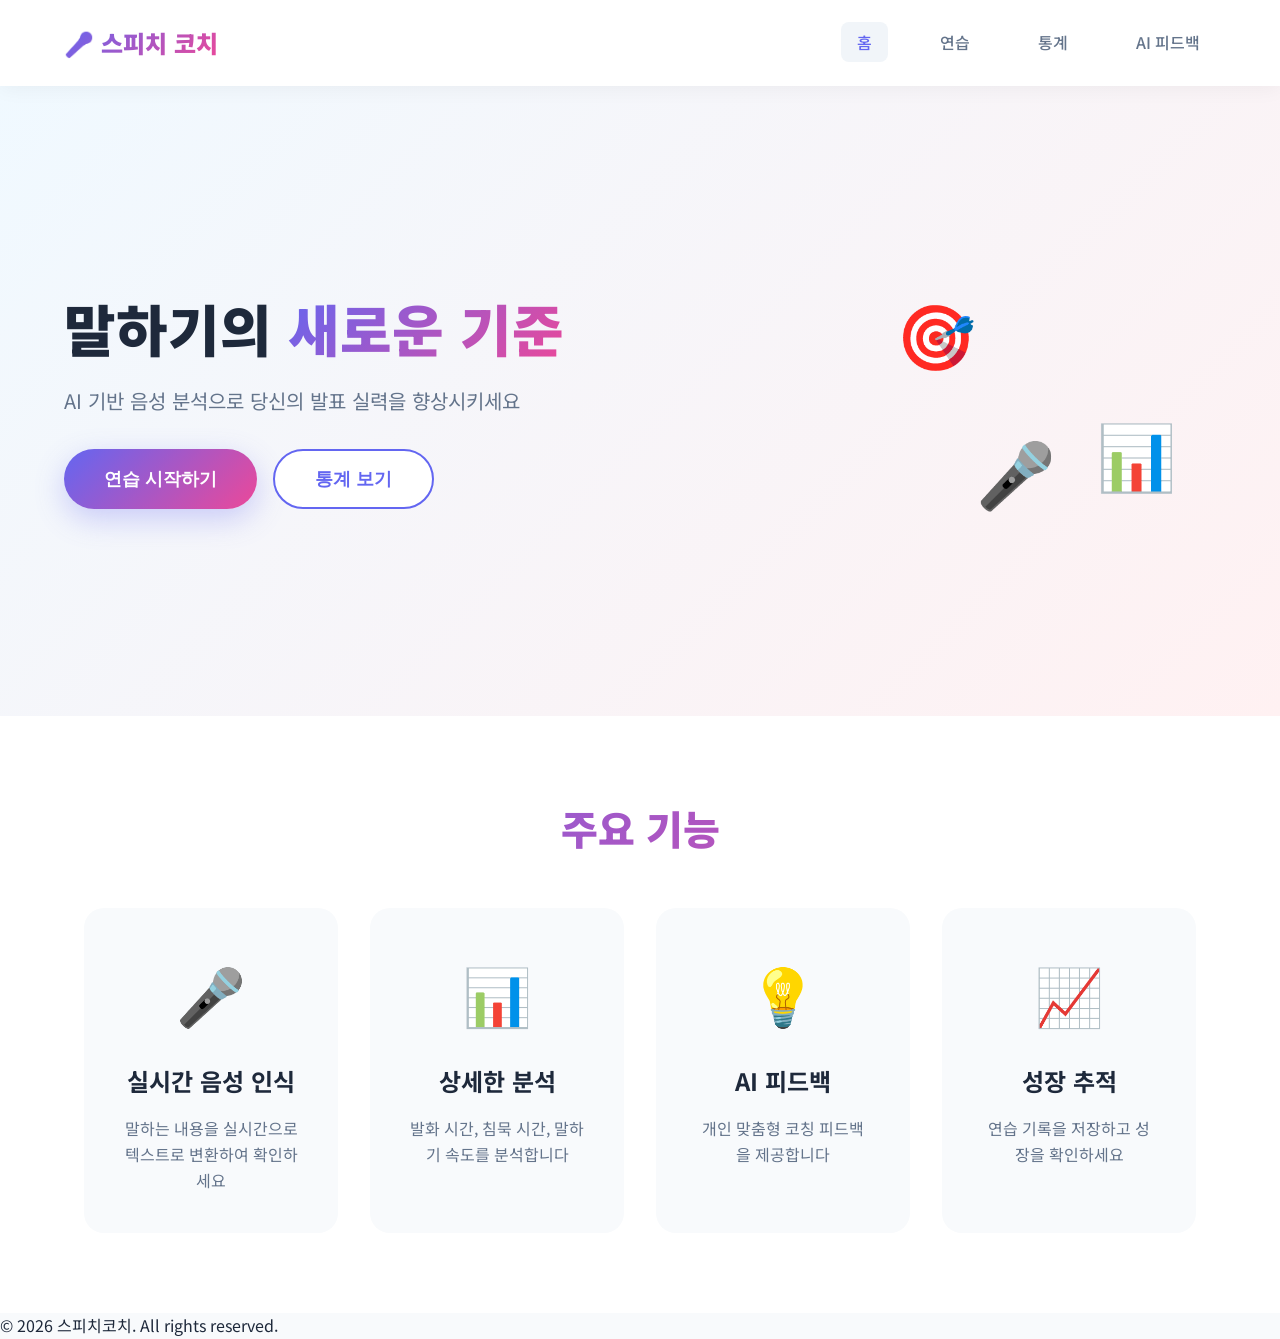
<file: index.html>
<!DOCTYPE html>
<html lang="ko">
<head>
    <meta charset="UTF-8">
    <meta name="viewport" content="width=device-width, initial-scale=1.0">
    <title>스피치코치 | 홈</title>
    <link rel="stylesheet" href="css/style.css">
    <link href="https://fonts.googleapis.com/css2?family=Noto+Sans+KR:wght@400;500;700;900&display=swap" rel="stylesheet">
</head>
<body>
    <nav class="navbar">
        <div class="nav-brand">🎤 스피치 코치</div>
        <div class="nav-links">
            <a href="index.html" class="active">홈</a>
            <a href="practice.html">연습</a>
            <a href="stats.html">통계</a>
            <a href="feedback.html">AI 피드백</a>
        </div>
    </nav>

    <section class="hero">
        <div class="hero-content">
            <h1>말하기의 <span class="highlight">새로운 기준</span></h1>
            <p>AI 기반 음성 분석으로 당신의 발표 실력을 향상시키세요</p>
            <div class="hero-buttons">
                <button class="btn-primary" onclick="location.href='practice.html'">연습 시작하기</button>
                <button class="btn-secondary" onclick="location.href='stats.html'">통계 보기</button>
            </div>
        </div>
        <div class="hero-visual">
            <div class="floating-icon">🎯</div>
            <div class="floating-icon">📊</div>
            <div class="floating-icon">🎤</div>
        </div>
    </section>

    <section class="features">
        <div class="container">
            <h2 class="section-title">주요 기능</h2>
            <div class="features-grid">
                <div class="feature-card">
                    <div class="feature-icon">🎤</div>
                    <h3>실시간 음성 인식</h3>
                    <p>말하는 내용을 실시간으로 텍스트로 변환하여 확인하세요</p>
                </div>
                <div class="feature-card">
                    <div class="feature-icon">📊</div>
                    <h3>상세한 분석</h3>
                    <p>발화 시간, 침묵 시간, 말하기 속도를 분석합니다</p>
                </div>
                <div class="feature-card">
                    <div class="feature-icon">💡</div>
                    <h3>AI 피드백</h3>
                    <p>개인 맞춤형 코칭 피드백을 제공합니다</p>
                </div>
                <div class="feature-card">
                    <div class="feature-icon">📈</div>
                    <h3>성장 추적</h3>
                    <p>연습 기록을 저장하고 성장을 확인하세요</p>
                </div>
            </div>
        </div>
    </section>

    <footer class="footer">
        <p>&copy; 2026 스피치코치. All rights reserved.</p>
    </footer>

    <script src="js/main.js"></script>
</body>
</html>
</file>
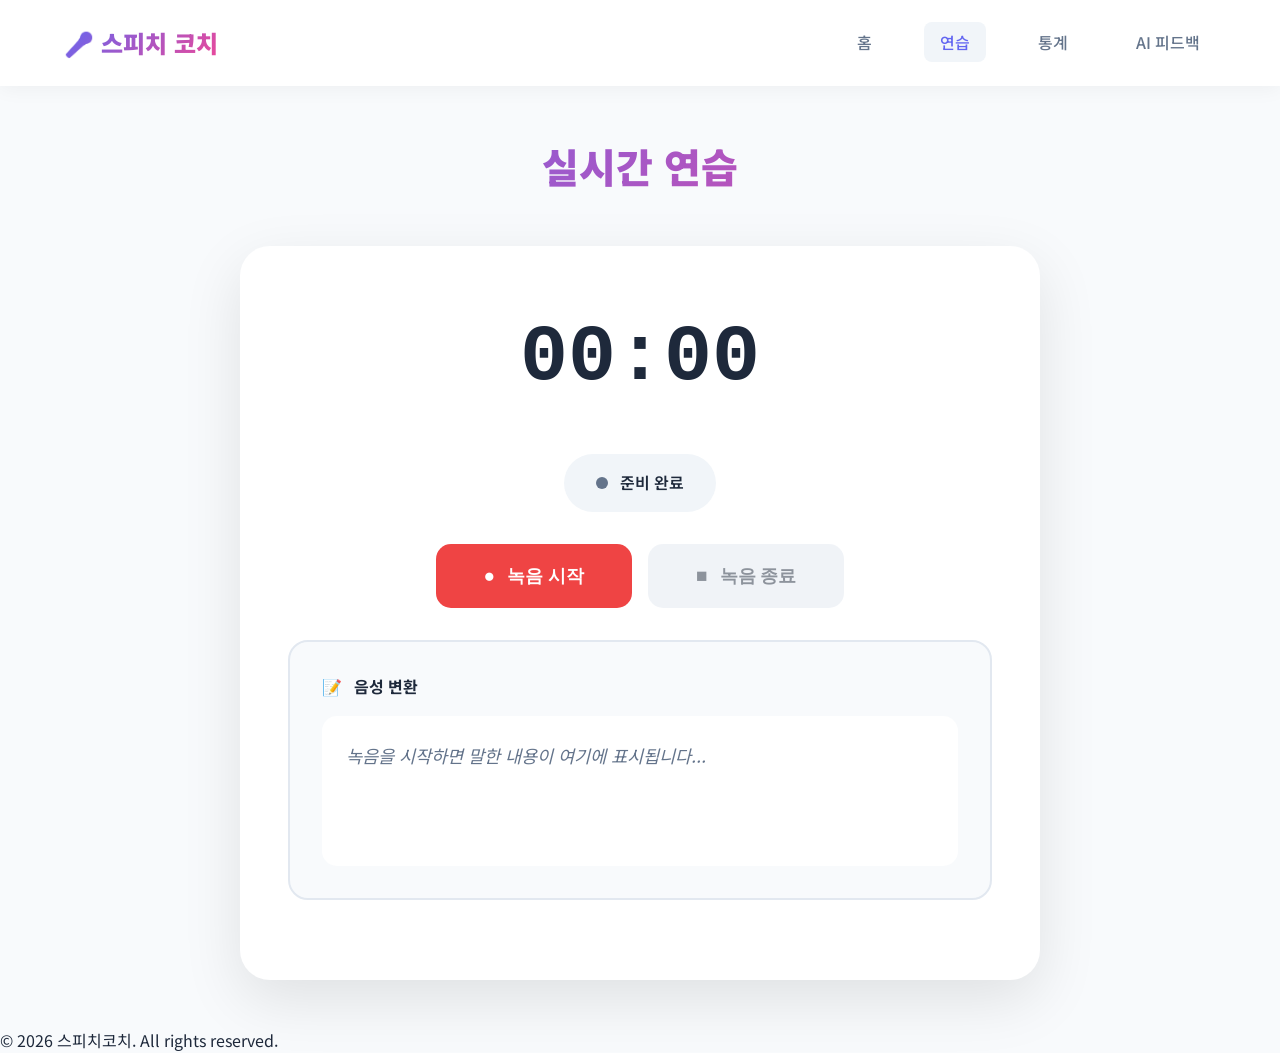
<file: feedback.html>
<!DOCTYPE html>
<html lang="ko">
<head>
    <meta charset="UTF-8">
    <meta name="viewport" content="width=device-width, initial-scale=1.0">
    <title>스피치코치 | AI 피드백</title>
    <link rel="stylesheet" href="css/style.css">
    <link href="https://fonts.googleapis.com/css2?family=Noto+Sans+KR:wght@400;500;700;900&display=swap" rel="stylesheet">
    <style>
        .feedback-page {
            padding: 3rem 5%;
            min-height: 70vh;
            background: linear-gradient(135deg, #f0f9ff 0%, #fff1f2 100%);
        }
        .feedback-container {
            max-width: 1000px;
            margin: 0 auto;
        }
        .feedback-header {
            text-align: center;
            margin-bottom: 3rem;
        }
        .feedback-title {
            font-size: 2.5rem;
            font-weight: 900;
            background: linear-gradient(135deg, #6366f1 0%, #ec4899 100%);
            -webkit-background-clip: text;
            -webkit-text-fill-color: transparent;
            margin-bottom: 1rem;
        }
        .overall-score {
            background: white;
            border-radius: 20px;
            padding: 3rem;
            text-align: center;
            margin-bottom: 2rem;
            box-shadow: 0 10px 30px rgba(0, 0, 0, 0.08);
        }
        .score-circle {
            width: 150px;
            height: 150px;
            border-radius: 50%;
            background: linear-gradient(135deg, #6366f1 0%, #ec4899 100%);
            display: flex;
            align-items: center;
            justify-content: center;
            margin: 0 auto 1.5rem;
            box-shadow: 0 10px 30px rgba(99, 102, 241, 0.3);
        }
        .score-number {
            font-size: 3rem;
            font-weight: 900;
            color: white;
        }
        .score-label {
            font-size: 1.2rem;
            color: #64748b;
            margin-bottom: 1rem;
        }
        .score-message {
            font-size: 1.3rem;
            font-weight: 700;
            color: #1e293b;
        }
        .feedback-grid {
            display: grid;
            grid-template-columns: repeat(auto-fit, minmax(300px, 1fr));
            gap: 2rem;
            margin-bottom: 2rem;
        }
        .feedback-card {
            background: white;
            border-radius: 20px;
            padding: 2rem;
            box-shadow: 0 10px 30px rgba(0, 0, 0, 0.08);
        }
        .feedback-card-header {
            display: flex;
            align-items: center;
            gap: 1rem;
            margin-bottom: 1.5rem;
            padding-bottom: 1rem;
            border-bottom: 2px solid #f1f5f9;
        }
        .feedback-card-icon {
            font-size: 2.5rem;
        }
        .feedback-card-title {
            font-size: 1.5rem;
            font-weight: 700;
            color: #1e293b;
        }
        .feedback-item {
            margin-bottom: 1.5rem;
            padding: 1.25rem;
            background: #f8fafc;
            border-radius: 12px;
            border-left: 4px solid #6366f1;
        }
        .feedback-item.warning {
            border-left-color: #f59e0b;
            background: #fffbeb;
        }
        .feedback-item.success {
            border-left-color: #10b981;
            background: #f0fdf4;
        }
        .feedback-item-title {
            font-weight: 700;
            margin-bottom: 0.5rem;
            color: #1e293b;
        }
        .feedback-item-desc {
            color: #64748b;
            line-height: 1.6;
            margin-bottom: 0.75rem;
        }
        .feedback-item-tip {
            background: white;
            padding: 0.75rem;
            border-radius: 8px;
            font-size: 0.95rem;
            color: #475569;
            font-style: italic;
        }
        .progress-bar {
            background: #e2e8f0;
            height: 10px;
            border-radius: 5px;
            overflow: hidden;
            margin: 1rem 0;
        }
        .progress-fill {
            height: 100%;
            background: linear-gradient(135deg, #6366f1 0%, #ec4899 100%);
            transition: width 0.5s ease;
        }
        .action-items {
            background: white;
            border-radius: 20px;
            padding: 2rem;
            box-shadow: 0 10px 30px rgba(0, 0, 0, 0.08);
            margin-bottom: 2rem;
        }
        .action-title {
            font-size: 1.5rem;
            font-weight: 700;
            margin-bottom: 1.5rem;
            color: #1e293b;
        }
        .action-list {
            list-style: none;
            padding: 0;
        }
        .action-item {
            display: flex;
            align-items: flex-start;
            gap: 1rem;
            padding: 1rem;
            margin-bottom: 1rem;
            background: #f8fafc;
            border-radius: 12px;
            transition: transform 0.3s;
        }
        .action-item:hover {
            transform: translateX(5px);
            background: #f1f5f9;
        }
        .action-icon {
            font-size: 1.5rem;
            flex-shrink: 0;
        }
        .action-text {
            color: #475569;
            line-height: 1.6;
        }
        .btn-back {
            background: linear-gradient(135deg, #6366f1 0%, #ec4899 100%);
            color: white;
            border: none;
            padding: 1rem 3rem;
            font-size: 1.1rem;
            font-weight: 700;
            border-radius: 50px;
            cursor: pointer;
            transition: all 0.3s;
            display: block;
            margin: 2rem auto 0;
        }
        .btn-back:hover {
            transform: translateY(-3px);
            box-shadow: 0 10px 25px rgba(99, 102, 241, 0.4);
        }
        @media (max-width: 768px) {
            .feedback-grid {
                grid-template-columns: 1fr;
            }
        }
    </style>
</head>
<body>
    <nav class="navbar">
        <div class="nav-brand">🎤 스피치 코치</div>
        <div class="nav-links">
            <a href="index.html">홈</a>
            <a href="practice.html">연습</a>
            <a href="stats.html">통계</a>
            <a href="feedback.html" class="active">AI 피드백</a>
        </div>
    </nav>

    <section class="feedback-page">
        <div class="feedback-container">
            <div class="feedback-header">
                <h1 class="feedback-title">🤖 AI 피드백</h1>
                <p class="page-subtitle">당신의 발표를 분석했어요</p>
            </div>

            <div class="overall-score">
                <div class="score-circle">
                    <div class="score-number" id="overallScore">0</div>
                </div>
                <div class="score-label">종합 점수</div>
                <div class="score-message" id="scoreMessage">분석 중...</div>
            </div>

            <div class="feedback-grid">
                <div class="feedback-card">
                    <div class="feedback-card-header">
                        <div class="feedback-card-icon">🗣️</div>
                        <div class="feedback-card-title">발음 & 명확성</div>
                    </div>
                    <div id="pronunciationFeedback"></div>
                </div>

                <div class="feedback-card">
                    <div class="feedback-card-header">
                        <div class="feedback-card-icon">⏱</div>
                        <div class="feedback-card-title">말하기 속도</div>
                    </div>
                    <div id="speedFeedback"></div>
                </div>

                <div class="feedback-card">
                    <div class="feedback-card-header">
                        <div class="feedback-card-icon">🤫</div>
                        <div class="feedback-card-title">침묵 & 공백</div>
                    </div>
                    <div id="silenceFeedback"></div>
                </div>

                <div class="feedback-card">
                    <div class="feedback-card-header">
                        <div class="feedback-card-icon">💬</div>
                        <div class="feedback-card-title">언어 습관</div>
                    </div>
                    <div id="habitFeedback"></div>
                </div>
            </div>

            <div class="action-items">
                <h3 class="action-title">🎯 이번 주 연습 목표</h3>
                <ul class="action-list" id="actionList"></ul>
            </div>

            <button class="btn-back" onclick="location.href='practice.html'">다시 연습하기</button>
        </div>
    </section>

    <footer class="footer">
        <p>&copy; 2026 스피치코치. All rights reserved.</p>
    </footer>

    <script src="js/feedback.js"></script>
</body>
</html>
</file>
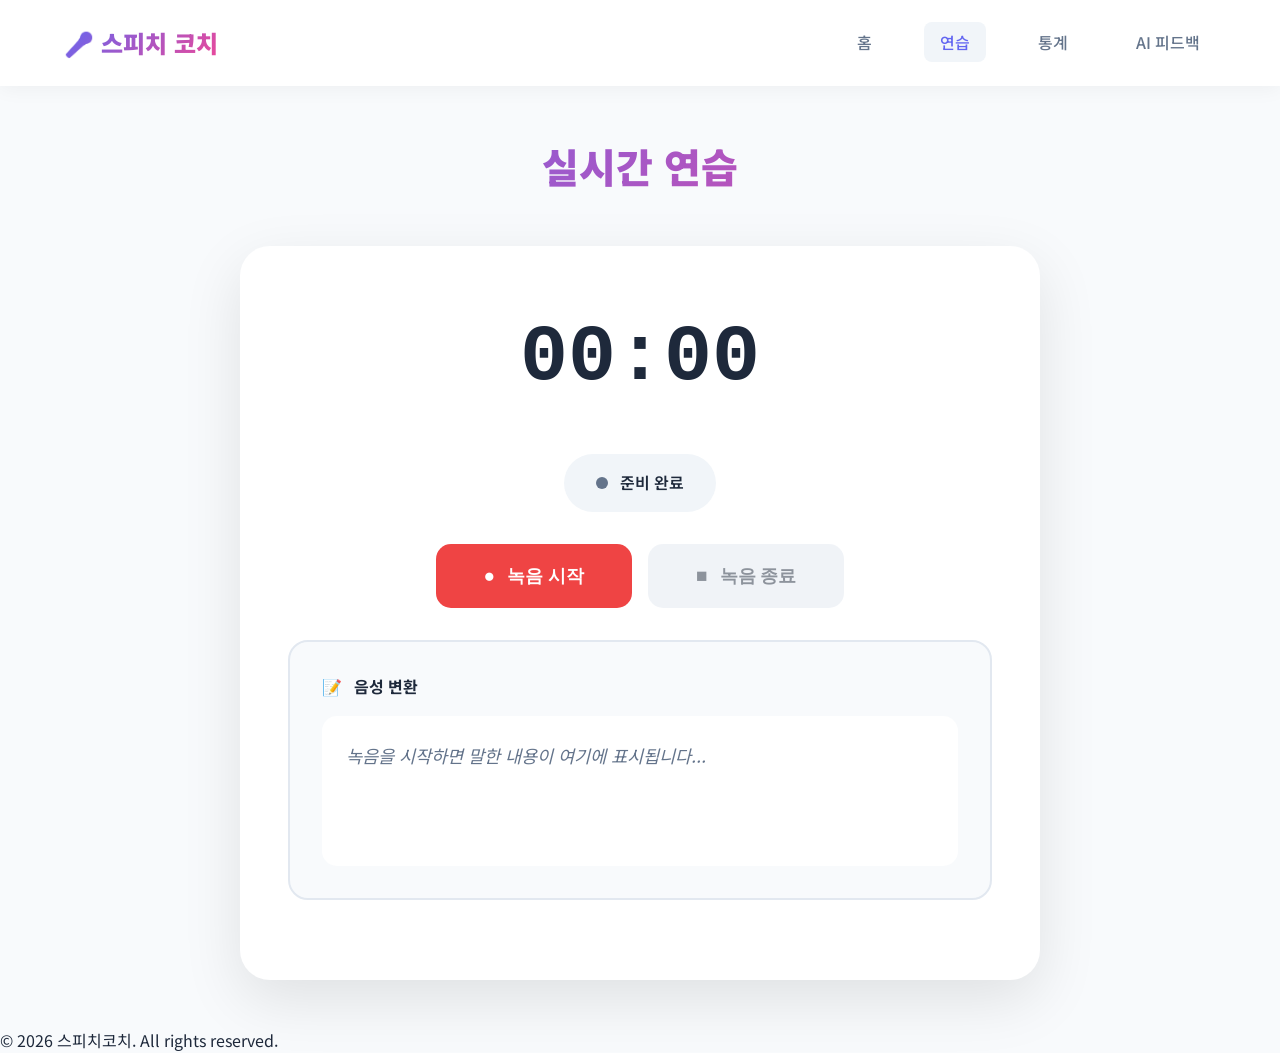
<file: practice.html>
<!DOCTYPE html>
<html lang="ko">
<head>
    <meta charset="UTF-8">
    <meta name="viewport" content="width=device-width, initial-scale=1.0">
    <title>스피치코치 | 연습</title>
    <link rel="stylesheet" href="css/style.css">
    <link href="https://fonts.googleapis.com/css2?family=Noto+Sans+KR:wght@400;500;700;900&display=swap" rel="stylesheet">
</head>
<body>
    <nav class="navbar">
        <div class="nav-brand">🎤 스피치 코치</div>
        <div class="nav-links">
            <a href="index.html">홈</a>
            <a href="practice.html" class="active">연습</a>
            <a href="stats.html">통계</a>
            <a href="feedback.html">AI 피드백</a>
        </div>
    </nav>

    <section class="practice-page">
        <div class="container">
            <h1 class="page-title">실시간 연습</h1>
            
            <div class="recording-card">
                <div class="timer-display" id="timer">00:00</div>
                
                <div class="status-indicator" id="status">
                    <span class="status-dot"></span>
                    <span class="status-text">준비 완료</span>
                </div>

                <div class="controls">
                    <button class="btn-record" id="startBtn" onclick="startRecording()">
                        <span class="btn-icon">●</span>
                        <span>녹음 시작</span>
                    </button>
                    <button class="btn-stop" id="stopBtn" onclick="stopRecording()" disabled>
                        <span class="btn-icon">■</span>
                        <span>녹음 종료</span>
                    </button>
                </div>

                <div class="transcript-box">
                    <div class="transcript-header">
                        <span>📝</span>
                        <span>음성 변환</span>
                    </div>
                    <div class="transcript-content" id="transcript">
                        <p class="placeholder">녹음을 시작하면 말한 내용이 여기에 표시됩니다...</p>
                    </div>
                </div>

                <div class="results-box" id="resultBox" style="display: none;">
                    <h3>📊 분석 결과</h3>
                    <div class="stats-grid">
                        <div class="stat-item">
                            <span class="stat-label">총 시간</span>
                            <span class="stat-value" id="totalTime">0 초</span>
                        </div>
                        <div class="stat-item">
                            <span class="stat-label">발화 시간</span>
                            <span class="stat-value" id="speakingTime">0 초</span>
                        </div>
                        <div class="stat-item">
                            <span class="stat-label">침묵 시간</span>
                            <span class="stat-value" id="silenceTime">0 초</span>
                        </div>
                        <div class="stat-item">
                            <span class="stat-label">침묵 비율</span>
                            <span class="stat-value" id="silenceRate">0%</span>
                        </div>
                    </div>
                    <div class="feedback-box" id="feedbackBox">
                        <div class="feedback-icon">💡</div>
                        <div class="feedback-text" id="feedbackText"></div>
                    </div>
                    <button class="btn-save" onclick="saveResult()">💾 결과 저장</button>
                </div>
            </div>
        </div>
    </section>

    <footer class="footer">
        <p>&copy; 2026 스피치코치. All rights reserved.</p>
    </footer>

    <script src="js/practice.js"></script>
</body>
</html>
</file>
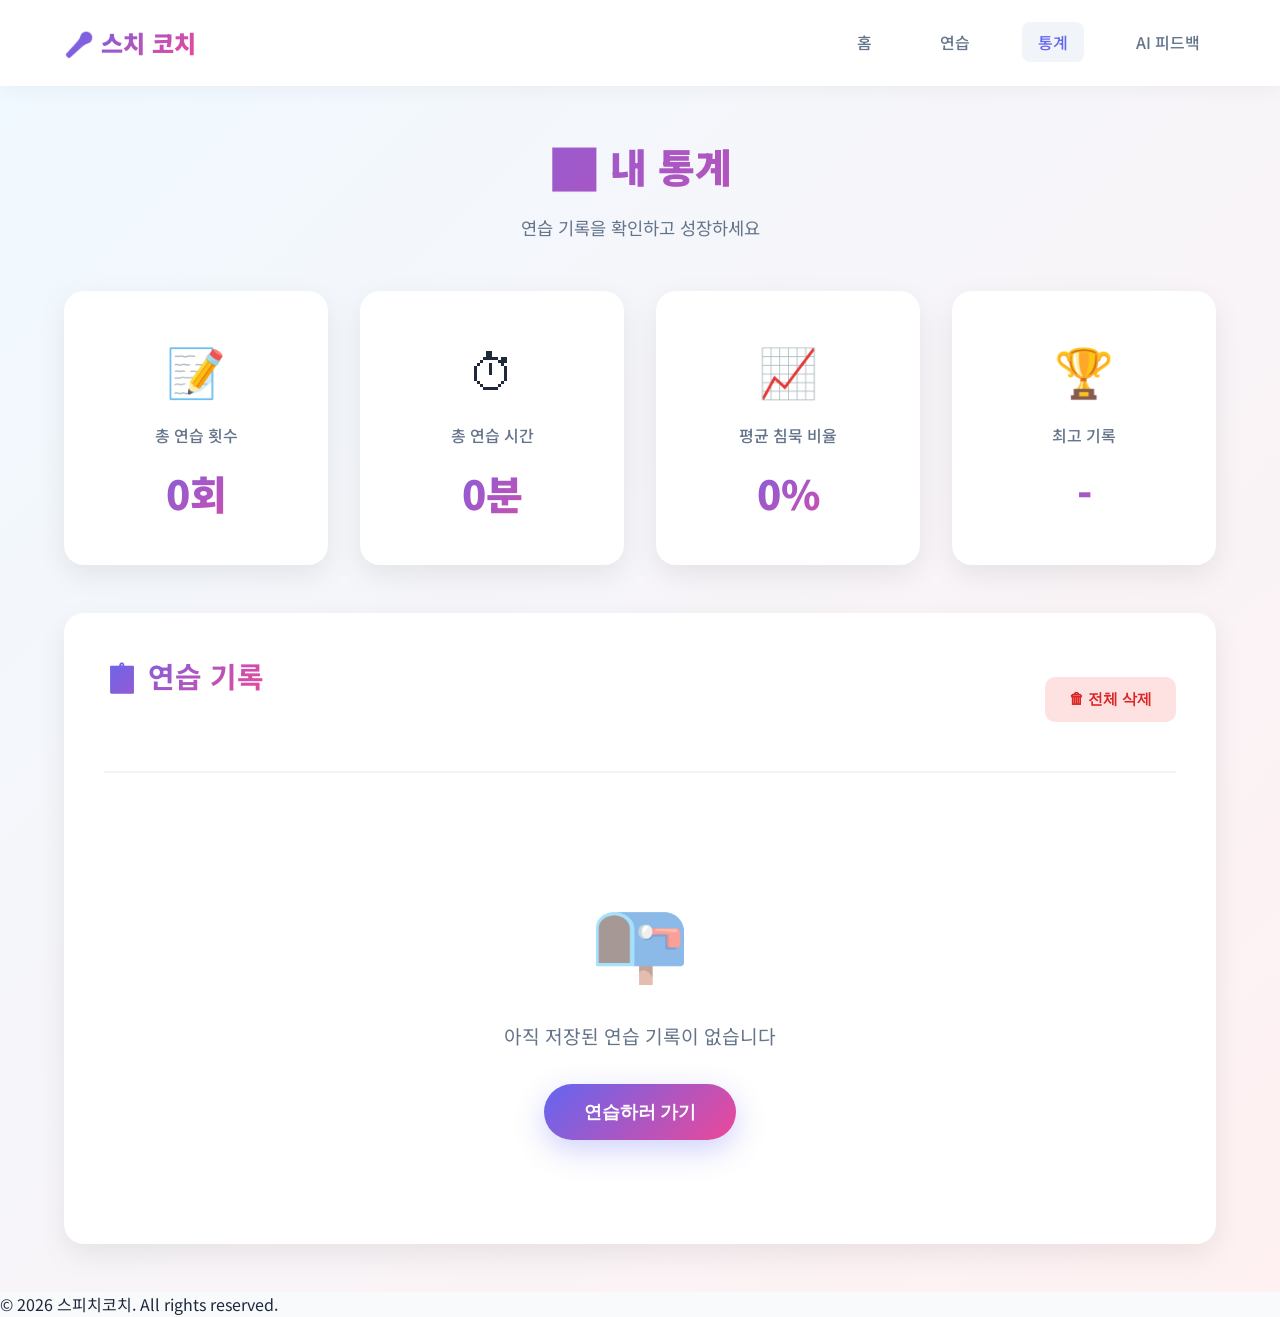
<file: stats.html>
<!DOCTYPE html>
<html lang="ko">
<head>
    <meta charset="UTF-8">
    <meta name="viewport" content="width=device-width, initial-scale=1.0">
    <title>스피치코치 | 통계</title>
    <link rel="stylesheet" href="css/style.css">
    <link href="https://fonts.googleapis.com/css2?family=Noto+Sans+KR:wght@400;500;700;900&display=swap" rel="stylesheet">
    <style>
        .stats-page {
            padding: 3rem 5%;
            min-height: 70vh;
            background: linear-gradient(135deg, #f0f9ff 0%, #fff1f2 100%);
        }
        .stats-container {
            max-width: 1200px;
            margin: 0 auto;
        }
        .page-header {
            text-align: center;
            margin-bottom: 3rem;
        }
        .page-title {
            font-size: 2.5rem;
            font-weight: 900;
            background: linear-gradient(135deg, #6366f1 0%, #ec4899 100%);
            -webkit-background-clip: text;
            -webkit-text-fill-color: transparent;
            margin-bottom: 1rem;
        }
        .page-subtitle {
            color: #64748b;
            font-size: 1.1rem;
        }
        .summary-grid {
            display: grid;
            grid-template-columns: repeat(auto-fit, minmax(250px, 1fr));
            gap: 2rem;
            margin-bottom: 3rem;
        }
        .summary-card {
            background: white;
            padding: 2.5rem;
            border-radius: 20px;
            box-shadow: 0 10px 30px rgba(0, 0, 0, 0.08);
            text-align: center;
            transition: transform 0.3s, box-shadow 0.3s;
        }
        .summary-card:hover {
            transform: translateY(-5px);
            box-shadow: 0 15px 40px rgba(0, 0, 0, 0.12);
        }
        .summary-icon {
            font-size: 3rem;
            margin-bottom: 1rem;
        }
        .summary-label {
            font-size: 1rem;
            color: #64748b;
            margin-bottom: 0.75rem;
            font-weight: 500;
        }
        .summary-value {
            font-size: 2.5rem;
            font-weight: 900;
            background: linear-gradient(135deg, #6366f1 0%, #ec4899 100%);
            -webkit-background-clip: text;
            -webkit-text-fill-color: transparent;
        }
        .records-section {
            background: white;
            border-radius: 20px;
            padding: 2.5rem;
            box-shadow: 0 10px 30px rgba(0, 0, 0, 0.08);
        }
        .section-header {
            display: flex;
            justify-content: space-between;
            align-items: center;
            margin-bottom: 2rem;
            padding-bottom: 1.5rem;
            border-bottom: 2px solid #f1f5f9;
        }
        .section-title {
            font-size: 1.8rem;
            font-weight: 700;
            color: #1e293b;
        }
        .btn-clear-all {
            background: #fee2e2;
            color: #dc2626;
            border: none;
            padding: 0.75rem 1.5rem;
            border-radius: 10px;
            font-size: 0.95rem;
            font-weight: 600;
            cursor: pointer;
            transition: all 0.3s;
        }
        .btn-clear-all:hover {
            background: #fecaca;
        }
        .records-list {
            display: flex;
            flex-direction: column;
            gap: 1.5rem;
        }
        .record-card {
            background: #f8fafc;
            border-radius: 15px;
            padding: 2rem;
            border: 2px solid #e2e8f0;
            transition: all 0.3s;
        }
        .record-card:hover {
            border-color: #6366f1;
            box-shadow: 0 5px 20px rgba(99, 102, 241, 0.1);
        }
        .record-header {
            display: flex;
            justify-content: space-between;
            align-items: flex-start;
            margin-bottom: 1.5rem;
        }
        .record-date {
            font-size: 1.2rem;
            font-weight: 700;
            color: #1e293b;
        }
        .record-badges {
            display: flex;
            gap: 0.75rem;
        }
        .badge {
            padding: 0.5rem 1rem;
            border-radius: 20px;
            font-size: 0.85rem;
            font-weight: 600;
        }
        .badge-time {
            background: #dbeafe;
            color: #2563eb;
        }
        .badge-rate {
            background: #dcfce7;
            color: #16a34a;
        }
        .badge-rate.warning {
            background: #fef3c7;
            color: #d97706;
        }
        .record-stats-grid {
            display: grid;
            grid-template-columns: repeat(3, 1fr);
            gap: 1.5rem;
            margin-bottom: 1.5rem;
        }
        .record-stat {
            background: white;
            padding: 1.25rem;
            border-radius: 12px;
            text-align: center;
        }
        .record-stat-label {
            font-size: 0.9rem;
            color: #64748b;
            margin-bottom: 0.5rem;
        }
        .record-stat-value {
            font-size: 1.5rem;
            font-weight: 700;
            color: #6366f1;
        }
        .record-transcript {
            background: white;
            padding: 1.25rem;
            border-radius: 12px;
            margin-bottom: 1.5rem;
            max-height: 150px;
            overflow-y: auto;
            font-size: 0.95rem;
            line-height: 1.6;
            color: #475569;
        }
        .record-actions {
            display: flex;
            gap: 1rem;
            justify-content: flex-end;
        }
        .btn-action {
            padding: 0.75rem 1.5rem;
            border: none;
            border-radius: 10px;
            font-size: 0.95rem;
            font-weight: 600;
            cursor: pointer;
            transition: all 0.3s;
        }
        .btn-view {
            background: #6366f1;
            color: white;
        }
        .btn-view:hover {
            background: #4f46e5;
        }
        .btn-delete {
            background: #fee2e2;
            color: #dc2626;
        }
        .btn-delete:hover {
            background: #fecaca;
        }
        .no-records {
            text-align: center;
            padding: 4rem 2rem;
        }
        .no-records-icon {
            font-size: 5rem;
            margin-bottom: 1.5rem;
            opacity: 0.5;
        }
        .no-records p {
            font-size: 1.2rem;
            color: #64748b;
            margin-bottom: 2rem;
        }
        @media (max-width: 768px) {
            .summary-grid {
                grid-template-columns: repeat(2, 1fr);
                gap: 1rem;
            }
            .summary-card {
                padding: 1.5rem;
            }
            .summary-value {
                font-size: 1.8rem;
            }
            .record-stats-grid {
                grid-template-columns: 1fr;
            }
            .section-header {
                flex-direction: column;
                gap: 1rem;
                align-items: flex-start;
            }
            .record-header {
                flex-direction: column;
                gap: 1rem;
            }
        }
    </style>
</head>
<body>
    <nav class="navbar">
        <div class="nav-brand">🎤 스치 코치</div>
        <div class="nav-links">
            <a href="index.html">홈</a>
            <a href="practice.html">연습</a>
            <a href="stats.html" class="active">통계</a>
            <a href="feedback.html">AI 피드백</a>
        </div>
    </nav>

    <section class="stats-page">
        <div class="stats-container">
            <div class="page-header">
                <h1 class="page-title">📊 내 통계</h1>
                <p class="page-subtitle">연습 기록을 확인하고 성장하세요</p>
            </div>

            <div class="summary-grid">
                <div class="summary-card">
                    <div class="summary-icon">📝</div>
                    <div class="summary-label">총 연습 횟수</div>
                    <div class="summary-value" id="totalPractices">0 회</div>
                </div>
                <div class="summary-card">
                    <div class="summary-icon">⏱</div>
                    <div class="summary-label">총 연습 시간</div>
                    <div class="summary-value" id="totalTime">0 분</div>
                </div>
                <div class="summary-card">
                    <div class="summary-icon">📈</div>
                    <div class="summary-label">평균 침묵 비율</div>
                    <div class="summary-value" id="avgSilenceRate">0%</div>
                </div>
                <div class="summary-card">
                    <div class="summary-icon">🏆</div>
                    <div class="summary-label">최고 기록</div>
                    <div class="summary-value" id="bestRecord">-</div>
                </div>
            </div>

            <div class="records-section">
                <div class="section-header">
                    <h2 class="section-title">📋 연습 기록</h2>
                    <button class="btn-clear-all" onclick="clearAllRecords()">🗑 전체 삭제</button>
                </div>
                <div class="records-list" id="recordsList">
                </div>
            </div>
        </div>
    </section>

    <footer class="footer">
        <p>&copy; 2026 스피치코치. All rights reserved.</p>
    </footer>

    <script src="js/stats.js"></script>
</body>
</html>
</file>
<file: css/style.css>
/* ========== Reset & Base ========== */
* {
    margin: 0;
    padding: 0;
    box-sizing: border-box;
}

:root {
    --primary: #6366f1;
    --primary-dark: #4f46e5;
    --secondary: #ec4899;
    --success: #10b981;
    --warning: #f59e0b;
    --danger: #ef4444;
    --dark: #1e293b;
    --light: #f8fafc;
    --gray: #64748b;
    --gradient: linear-gradient(135deg, #6366f1 0%, #ec4899 100%);
}

body {
    font-family: 'Noto Sans KR', sans-serif;
    background: var(--light);
    color: var(--dark);
    line-height: 1.6;
    min-height: 100vh;
    display: flex;
    flex-direction: column;
}

/* ========== Navigation ========== */
.navbar {
    background: white;
    padding: 1.5rem 5%;
    display: flex;
    justify-content: space-between;
    align-items: center;
    box-shadow: 0 2px 20px rgba(0, 0, 0, 0.05);
    position: sticky;
    top: 0;
    z-index: 1000;
}

.nav-brand {
    font-size: 1.5rem;
    font-weight: 900;
    background: var(--gradient);
    -webkit-background-clip: text;
    -webkit-text-fill-color: transparent;
}

.nav-links a {
    margin-left: 2rem;
    text-decoration: none;
    color: var(--gray);
    font-weight: 500;
    transition: color 0.3s;
    padding: 0.5rem 1rem;
    border-radius: 8px;
}

.nav-links a:hover,
.nav-links a.active {
    color: var(--primary);
    background: #f1f5f9;
}

/* ========== Hero Section ========== */
.hero {
    min-height: 70vh;
    display: flex;
    align-items: center;
    justify-content: space-between;
    padding: 5%;
    background: linear-gradient(135deg, #f0f9ff 0%, #fff1f2 100%);
    position: relative;
    overflow: hidden;
}

.hero-content {
    max-width: 600px;
}

.hero h1 {
    font-size: 3.5rem;
    font-weight: 900;
    margin-bottom: 1.5rem;
    line-height: 1.2;
}

.highlight {
    background: var(--gradient);
    -webkit-background-clip: text;
    -webkit-text-fill-color: transparent;
}

.hero p {
    font-size: 1.25rem;
    color: var(--gray);
    margin-bottom: 2rem;
}

.hero-buttons {
    display: flex;
    gap: 1rem;
}

.btn-primary {
    background: var(--gradient);
    color: white;
    border: none;
    padding: 1rem 2.5rem;
    font-size: 1.1rem;
    font-weight: 700;
    border-radius: 50px;
    cursor: pointer;
    transition: transform 0.3s, box-shadow 0.3s;
    box-shadow: 0 10px 30px rgba(99, 102, 241, 0.3);
}

.btn-primary:hover {
    transform: translateY(-3px);
    box-shadow: 0 15px 40px rgba(99, 102, 241, 0.4);
}

.btn-secondary {
    background: white;
    color: var(--primary);
    border: 2px solid var(--primary);
    padding: 1rem 2.5rem;
    font-size: 1.1rem;
    font-weight: 700;
    border-radius: 50px;
    cursor: pointer;
    transition: all 0.3s;
}

.btn-secondary:hover {
    background: var(--primary);
    color: white;
    transform: translateY(-3px);
}

.hero-visual {
    position: relative;
    width: 400px;
    height: 400px;
}

.floating-icon {
    position: absolute;
    font-size: 4rem;
    animation: float 3s ease-in-out infinite;
}

.floating-icon:nth-child(1) { top: 20%; left: 20%; animation-delay: 0s; }
.floating-icon:nth-child(2) { top: 50%; right: 10%; animation-delay: 1s; }
.floating-icon:nth-child(3) { bottom: 20%; left: 40%; animation-delay: 2s; }

@keyframes float {
    0%, 100% { transform: translateY(0); }
    50% { transform: translateY(-20px); }
}

/* ========== Features ========== */
.features {
    padding: 5rem 5%;
    background: white;
}

.container {
    max-width: 1200px;
    margin: 0 auto;
    padding: 0 20px;
}

.section-title {
    text-align: center;
    font-size: 2.5rem;
    font-weight: 900;
    margin-bottom: 3rem;
    background: var(--gradient);
    -webkit-background-clip: text;
    -webkit-text-fill-color: transparent;
}

.features-grid {
    display: grid;
    grid-template-columns: repeat(auto-fit, minmax(250px, 1fr));
    gap: 2rem;
}

.feature-card {
    background: var(--light);
    padding: 2.5rem;
    border-radius: 20px;
    text-align: center;
    transition: transform 0.3s, box-shadow 0.3s;
}

.feature-card:hover {
    transform: translateY(-10px);
    box-shadow: 0 20px 40px rgba(0, 0, 0, 0.1);
}

.feature-icon {
    font-size: 3.5rem;
    margin-bottom: 1.5rem;
}

.feature-card h3 {
    font-size: 1.5rem;
    margin-bottom: 1rem;
    color: var(--dark);
}

.feature-card p {
    color: var(--gray);
    line-height: 1.6;
}

/* ========== Practice Page ========== */
.practice-page {
    padding: 3rem 5%;
    flex: 1;
}

.page-title {
    text-align: center;
    font-size: 2.5rem;
    font-weight: 900;
    margin-bottom: 3rem;
    background: var(--gradient);
    -webkit-background-clip: text;
    -webkit-text-fill-color: transparent;
}

.recording-card {
    background: white;
    border-radius: 30px;
    padding: 3rem;
    box-shadow: 0 20px 60px rgba(0, 0, 0, 0.1);
    max-width: 800px;
    margin: 0 auto;
}

.timer-display {
    font-size: 5rem;
    font-weight: 900;
    text-align: center;
    color: var(--dark);
    font-family: 'Courier New', monospace;
    margin-bottom: 2rem;
}

.status-indicator {
    display: flex;
    align-items: center;
    justify-content: center;
    gap: 0.75rem;
    padding: 1rem 2rem;
    background: #f1f5f9;
    border-radius: 50px;
    margin: 0 auto 2rem;
    width: fit-content;
    font-weight: 600;
}

.status-dot {
    width: 12px;
    height: 12px;
    border-radius: 50%;
    background: var(--gray);
}

.status-indicator.recording .status-dot {
    background: var(--danger);
    animation: pulse 1.5s ease-in-out infinite;
}

@keyframes pulse {
    0%, 100% { opacity: 1; transform: scale(1); }
    50% { opacity: 0.5; transform: scale(1.3); }
}

.controls {
    display: flex;
    gap: 1rem;
    justify-content: center;
    margin: 2rem 0;
}

.btn-record, .btn-stop {
    display: flex;
    align-items: center;
    gap: 0.75rem;
    padding: 1.25rem 3rem;
    border: none;
    border-radius: 15px;
    font-size: 1.1rem;
    font-weight: 700;
    cursor: pointer;
    transition: all 0.3s;
}

.btn-record {
    background: var(--danger);
    color: white;
}

.btn-record:hover:not(:disabled) {
    background: #dc2626;
    transform: translateY(-2px);
    box-shadow: 0 10px 25px rgba(239, 68, 68, 0.3);
}

.btn-stop {
    background: #e2e8f0;
    color: var(--dark);
}

.btn-stop:hover:not(:disabled) {
    background: #cbd5e1;
}

.btn-record:disabled, .btn-stop:disabled {
    opacity: 0.5;
    cursor: not-allowed;
}

.btn-icon {
    font-size: 1.2rem;
}

.transcript-box {
    background: #f8fafc;
    border-radius: 20px;
    padding: 2rem;
    margin: 2rem 0;
    border: 2px solid #e2e8f0;
}

.transcript-header {
    display: flex;
    align-items: center;
    gap: 0.75rem;
    font-weight: 700;
    margin-bottom: 1rem;
    color: var(--dark);
}

.transcript-content {
    min-height: 150px;
    padding: 1.5rem;
    background: white;
    border-radius: 15px;
    font-size: 1.1rem;
    line-height: 1.8;
}

.placeholder {
    color: var(--gray);
    font-style: italic;
}

.results-box {
    margin-top: 2rem;
    padding: 2rem;
    background: #f0f9ff;
    border-radius: 20px;
    border: 2px solid #e0f2fe;
}

.results-box h3 {
    margin-bottom: 1.5rem;
    font-size: 1.5rem;
}

.stats-grid {
    display: grid;
    grid-template-columns: repeat(2, 1fr);
    gap: 1rem;
    margin-bottom: 1.5rem;
}

.stat-item {
    background: white;
    padding: 1.5rem;
    border-radius: 15px;
    text-align: center;
}

.stat-label {
    display: block;
    font-size: 0.9rem;
    color: var(--gray);
    margin-bottom: 0.5rem;
}

.stat-value {
    display: block;
    font-size: 1.8rem;
    font-weight: 900;
    background: var(--gradient);
    -webkit-background-clip: text;
    -webkit-text-fill-color: transparent;
}

.feedback-box {
    background: white;
    padding: 1.5rem;
    border-radius: 15px;
    display: flex;
    align-items: flex-start;
    gap: 1rem;
    margin-bottom: 1.5rem;
}

.feedback-icon {
    font-size: 2rem;
}

.feedback-text {
    font-size: 1.1rem;
    font-weight: 500;
    color: var(--dark);
    line-height: 1.6;
}

.btn-save {
    width: 100%;
    background: var
</file>
